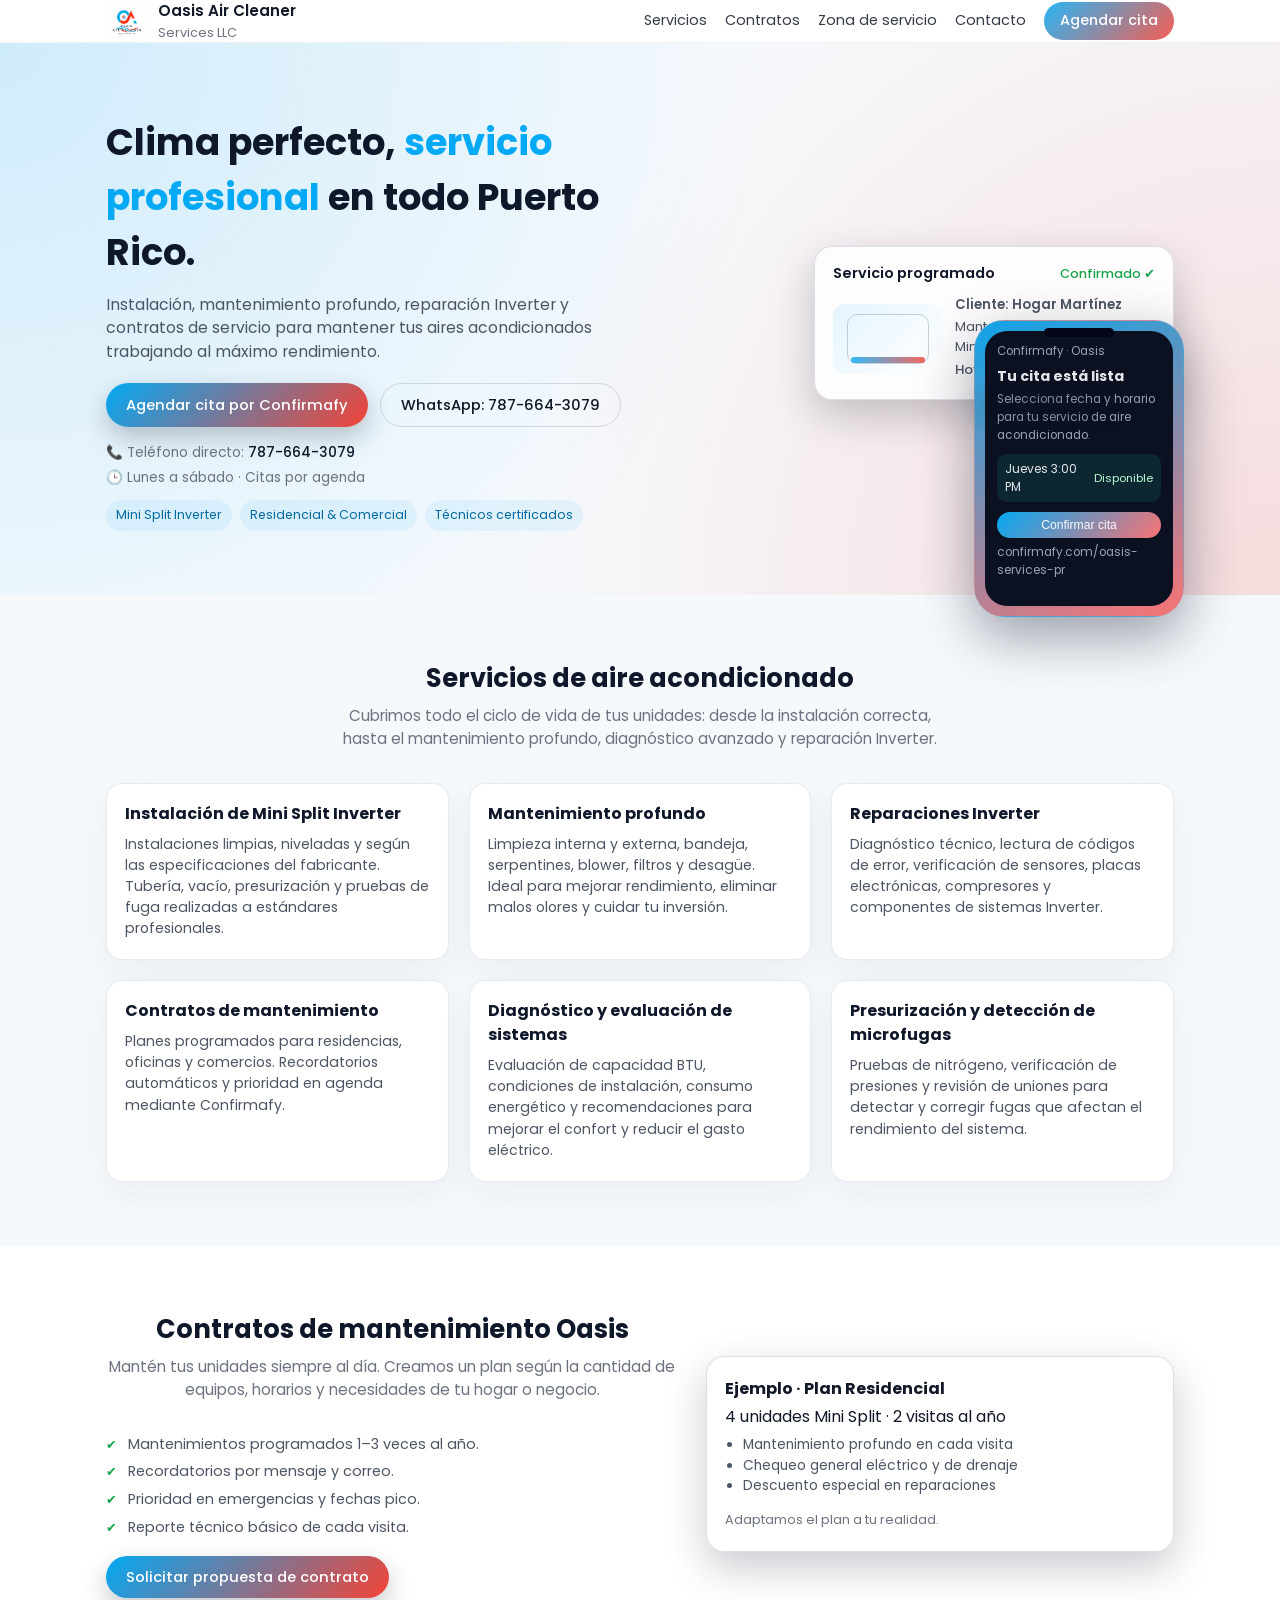
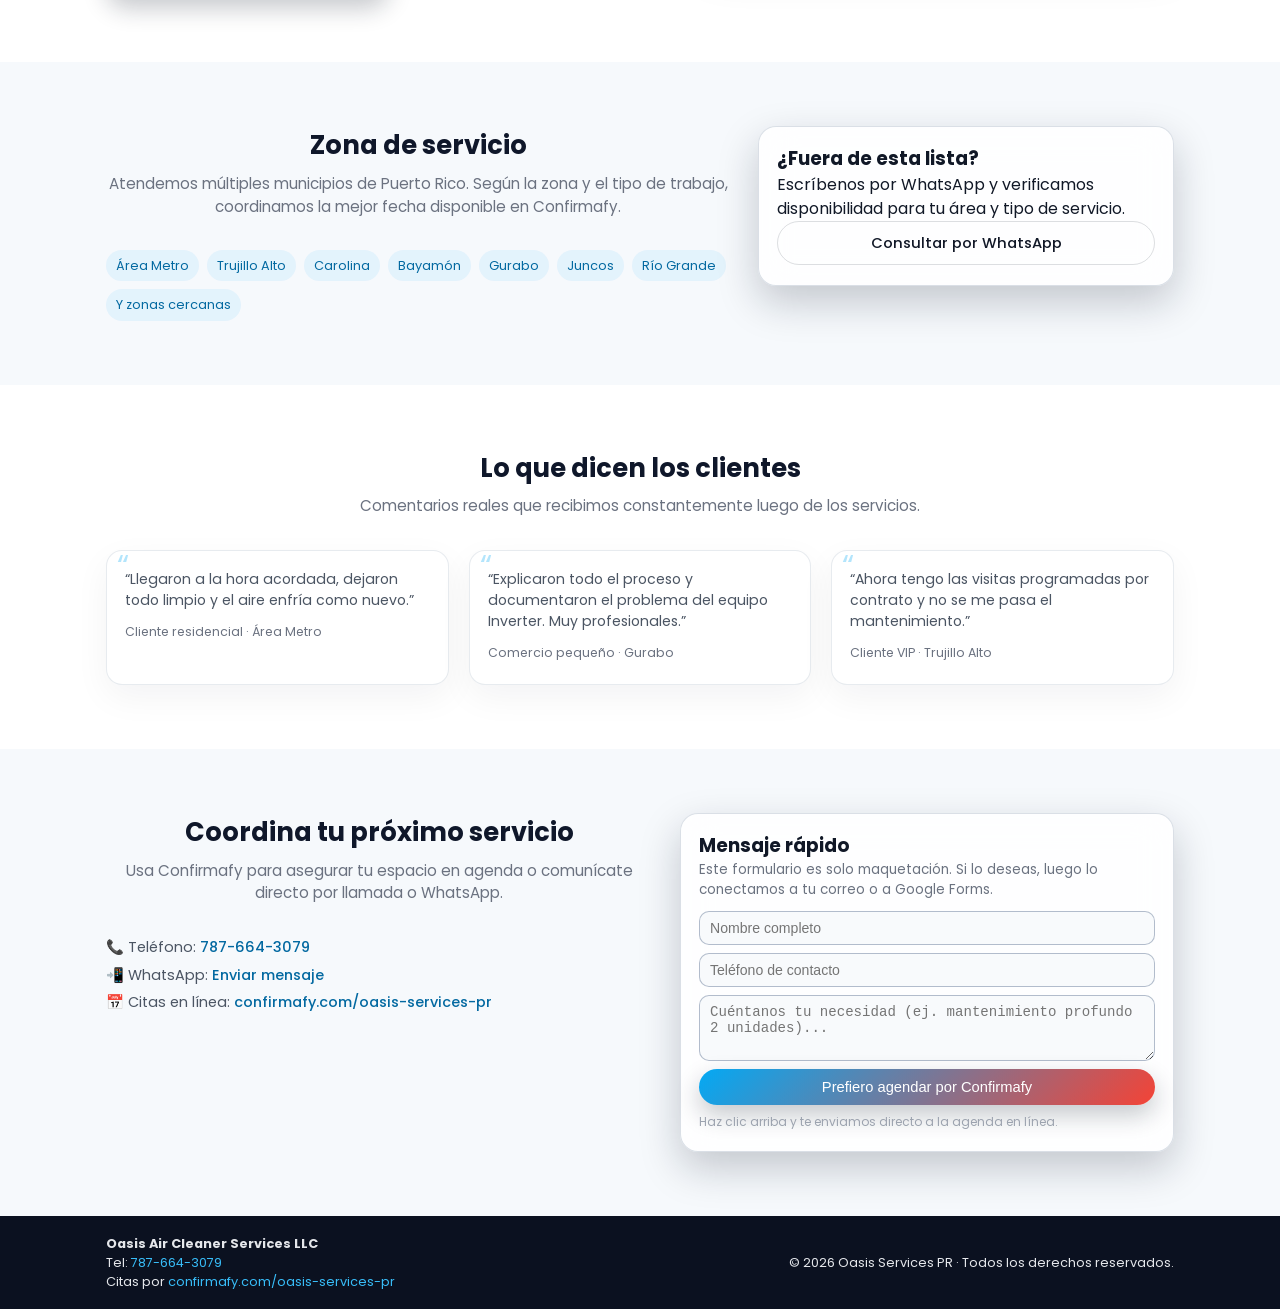
<file: index.html>
<!DOCTYPE html>
<html lang="es">
<head>
  <meta charset="UTF-8" />
  <meta name="viewport" content="width=device-width, initial-scale=1.0" />
  <title>Oasis Air Cleaner Services LLC</title>
  <meta name="description" content="Instalaciones, mantenimientos y reparaciones de aires acondicionados en Puerto Rico. Citas por confirmafy.com/oasis-services-pr" />
  <link rel="stylesheet" href="styles.css?v=1" />
  <link rel="icon" type="image/png" href="assets/logo-oasis.png" />
  <link href="https://fonts.googleapis.com/css2?family=Poppins:wght@300;400;500;600;700&display=swap" rel="stylesheet">
</head>

<body>
  <!-- NAVBAR -->
  <header class="topbar">
    <div class="container row between center-v">
      <div class="brand">
        <img src="assets/logo-oasis.png" alt="Oasis Air Cleaner Services LLC" class="brand-logo">
        <div class="brand-text">
          <span class="brand-name">Oasis Air Cleaner</span>
          <span class="brand-sub">Services LLC</span>
        </div>
      </div>

      <nav class="nav-links">
        <a href="#servicios">Servicios</a>
        <a href="#contratos">Contratos</a>
        <a href="#zona">Zona de servicio</a>
        <a href="#contacto">Contacto</a>
        <a href="https://confirmafy.com/oasis-services-pr" target="_blank" class="btn-nav">Agendar cita</a>
      </nav>
    </div>
  </header>

  <!-- HERO PREMIUM con MOCKUP -->
  <section class="hero" id="inicio">
    <div class="container hero-grid">
      <!-- Texto -->
      <div class="hero-text">
        <h1>Clima perfecto, <span>servicio profesional</span> en todo Puerto Rico.</h1>
        <p class="hero-sub">
          Instalación, mantenimiento profundo, reparación Inverter y contratos de servicio 
          para mantener tus aires acondicionados trabajando al máximo rendimiento.
        </p>

        <div class="hero-cta">
          <a href="https://confirmafy.com/oasis-services-pr" target="_blank" class="btn-primary">
            Agendar cita por Confirmafy
          </a>
          <a href="https://wa.me/17876643079" target="_blank" class="btn-outline">
            WhatsApp: 787-664-3079
          </a>
        </div>

        <div class="hero-meta">
          <span>📞 Teléfono directo: <a href="tel:17876643079">787-664-3079</a></span>
          <span>🕒 Lunes a sábado · Citas por agenda</span>
        </div>

        <div class="hero-badges">
          <span class="badge">Mini Split Inverter</span>
          <span class="badge">Residencial & Comercial</span>
          <span class="badge">Técnicos certificados</span>
        </div>
      </div>

      <!-- MOCKUP -->
      <div class="hero-mockup">
        <!-- Tarjeta “servicio” pared -->
        <div class="ac-card glass">
          <div class="ac-header">
            <span class="ac-title">Servicio programado</span>
            <span class="ac-status">Confirmado ✔</span>
          </div>
          <div class="ac-body">
            <div class="ac-unit"></div>
            <div class="ac-info">
              <p class="ac-client">Cliente: Hogar Martínez</p>
              <p>Mantenimiento profundo · 2× Mini Split 12k BTU</p>
              <p class="ac-time">Hoy · 10:00 AM</p>
            </div>
          </div>
        </div>

        <!-- Mockup de iPhone con Confirmafy -->
        <div class="phone-frame glass">
          <div class="phone-notch"></div>
          <div class="phone-screen">
            <div class="screen-header">
              <span>Confirmafy · Oasis</span>
            </div>
            <div class="screen-body">
              <h3>Tu cita está lista</h3>
              <p>Selecciona fecha y horario para tu servicio de aire acondicionado.</p>
              <div class="screen-slot">
                <span>Jueves 3:00 PM</span>
                <span class="slot-status">Disponible</span>
              </div>
              <button class="screen-btn">Confirmar cita</button>
              <p class="screen-foot">confirmafy.com/oasis-services-pr</p>
            </div>
          </div>
        </div>

        <!-- Glow decorativo -->
        <div class="hero-glow"></div>
      </div>
    </div>
  </section>

  <!-- SECCIÓN SERVICIOS -->
  <section id="servicios" class="section">
    <div class="container">
      <h2>Servicios de aire acondicionado</h2>
      <p class="section-sub">
        Cubrimos todo el ciclo de vida de tus unidades: desde la instalación correcta, hasta el mantenimiento profundo,
        diagnóstico avanzado y reparación Inverter.
      </p>

      <div class="cards-grid">
        <article class="card">
          <h3>Instalación de Mini Split Inverter</h3>
          <p>
            Instalaciones limpias, niveladas y según las especificaciones del fabricante.
            Tubería, vacío, presurización y pruebas de fuga realizadas a estándares profesionales.
          </p>
        </article>

        <article class="card">
          <h3>Mantenimiento profundo</h3>
          <p>
            Limpieza interna y externa, bandeja, serpentines, blower, filtros y desagüe.
            Ideal para mejorar rendimiento, eliminar malos olores y cuidar tu inversión.
          </p>
        </article>

        <article class="card">
          <h3>Reparaciones Inverter</h3>
          <p>
            Diagnóstico técnico, lectura de códigos de error, verificación de sensores, 
            placas electrónicas, compresores y componentes de sistemas Inverter.
          </p>
        </article>

        <article class="card">
          <h3>Contratos de mantenimiento</h3>
          <p>
            Planes programados para residencias, oficinas y comercios.
            Recordatorios automáticos y prioridad en agenda mediante Confirmafy.
          </p>
        </article>

        <article class="card">
          <h3>Diagnóstico y evaluación de sistemas</h3>
          <p>
            Evaluación de capacidad BTU, condiciones de instalación, consumo energético 
            y recomendaciones para mejorar el confort y reducir el gasto eléctrico.
          </p>
        </article>

        <article class="card">
          <h3>Presurización y detección de microfugas</h3>
          <p>
            Pruebas de nitrógeno, verificación de presiones y revisión de uniones 
            para detectar y corregir fugas que afectan el rendimiento del sistema.
          </p>
        </article>
      </div>
    </div>
  </section>

  <!-- CONTRATOS -->
  <section id="contratos" class="section section-alt">
    <div class="container contratos-grid">
      <div>
        <h2>Contratos de mantenimiento Oasis</h2>
        <p class="section-sub">
          Mantén tus unidades siempre al día. Creamos un plan según la cantidad de equipos, horarios
          y necesidades de tu hogar o negocio.
        </p>

        <ul class="check-list">
          <li>Mantenimientos programados 1–3 veces al año.</li>
          <li>Recordatorios por mensaje y correo.</li>
          <li>Prioridad en emergencias y fechas pico.</li>
          <li>Reporte técnico básico de cada visita.</li>
        </ul>

        <a href="https://wa.me/17876643079" target="_blank" class="btn-primary">
          Solicitar propuesta de contrato
        </a>
      </div>

      <div class="contrato-card glass">
        <h3>Ejemplo · Plan Residencial</h3>
        <p>4 unidades Mini Split · 2 visitas al año</p>
        <ul class="mini-list">
          <li>Mantenimiento profundo en cada visita</li>
          <li>Chequeo general eléctrico y de drenaje</li>
          <li>Descuento especial en reparaciones</li>
        </ul>
        <span class="tag-note">Adaptamos el plan a tu realidad.</span>
      </div>
    </div>
  </section>

  <!-- ZONA DE SERVICIO -->
  <section id="zona" class="section">
    <div class="container zona-grid">
      <div>
        <h2>Zona de servicio</h2>
        <p class="section-sub">
          Atendemos múltiples municipios de Puerto Rico. Según la zona y el tipo de trabajo, 
          coordinamos la mejor fecha disponible en Confirmafy.
        </p>

        <div class="chips">
          <span class="chip">Área Metro</span>
          <span class="chip">Trujillo Alto</span>
          <span class="chip">Carolina</span>
          <span class="chip">Bayamón</span>
          <span class="chip">Gurabo</span>
          <span class="chip">Juncos</span>
          <span class="chip">Río Grande</span>
          <span class="chip">Y zonas cercanas</span>
        </div>
      </div>

      <div class="zona-card glass">
        <h3>¿Fuera de esta lista?</h3>
        <p>
          Escríbenos por WhatsApp y verificamos disponibilidad para tu área y tipo de servicio.
        </p>
        <a href="https://wa.me/17876643079" target="_blank" class="btn-outline full">
          Consultar por WhatsApp
        </a>
      </div>
    </div>
  </section>

  <!-- TESTIMONIOS / SELLITO -->
  <section class="section section-alt">
    <div class="container">
      <h2>Lo que dicen los clientes</h2>
      <p class="section-sub">
        Comentarios reales que recibimos constantemente luego de los servicios.
      </p>

      <div class="cards-grid testimonios-grid">
        <article class="card">
          <p class="quote">“Llegaron a la hora acordada, dejaron todo limpio y el aire enfría como nuevo.”</p>
          <span class="quote-name">Cliente residencial · Área Metro</span>
        </article>

        <article class="card">
          <p class="quote">“Explicaron todo el proceso y documentaron el problema del equipo Inverter. Muy profesionales.”</p>
          <span class="quote-name">Comercio pequeño · Gurabo</span>
        </article>

        <article class="card">
          <p class="quote">“Ahora tengo las visitas programadas por contrato y no se me pasa el mantenimiento.”</p>
          <span class="quote-name">Cliente VIP · Trujillo Alto</span>
        </article>
      </div>
    </div>
  </section>

  <!-- CONTACTO -->
  <section id="contacto" class="section">
    <div class="container contacto-grid">
      <div>
        <h2>Coordina tu próximo servicio</h2>
        <p class="section-sub">
          Usa Confirmafy para asegurar tu espacio en agenda o comunícate directo por llamada o WhatsApp.
        </p>

        <ul class="contact-list">
          <li>📞 Teléfono: <a href="tel:17876643079">787-664-3079</a></li>
          <li>📲 WhatsApp: <a href="https://wa.me/17876643079" target="_blank">Enviar mensaje</a></li>
          <li>📅 Citas en línea: <a href="https://confirmafy.com/oasis-services-pr" target="_blank">confirmafy.com/oasis-services-pr</a></li>
        </ul>
      </div>

      <div class="contact-box glass">
        <h3>Mensaje rápido</h3>
        <p>Este formulario es solo maquetación. Si lo deseas, luego lo conectamos a tu correo o a Google Forms.</p>
        <form>
          <input type="text" placeholder="Nombre completo" required>
          <input type="tel" placeholder="Teléfono de contacto" required>
          <textarea rows="3" placeholder="Cuéntanos tu necesidad (ej. mantenimiento profundo 2 unidades)..."></textarea>
          <button type="button" class="btn-primary full">Prefiero agendar por Confirmafy</button>
          <small>Haz clic arriba y te enviamos directo a la agenda en línea.</small>
        </form>
      </div>
    </div>
  </section>

  <!-- FOOTER -->
  <footer class="footer">
    <div class="container footer-grid">
      <div>
        <strong>Oasis Air Cleaner Services LLC</strong><br>
        Tel: <a href="tel:17876643079">787-664-3079</a><br>
        Citas por <a href="https://confirmafy.com/oasis-services-pr" target="_blank">confirmafy.com/oasis-services-pr</a>
      </div>
      <div class="footer-right">
        <span>© <span id="year"></span> Oasis Services PR · Todos los derechos reservados.</span>
      </div>
    </div>
  </footer>

  <script>
    // Año dinámico
    document.getElementById('year').textContent = new Date().getFullYear();
  </script>
</body>
</html>
</file>
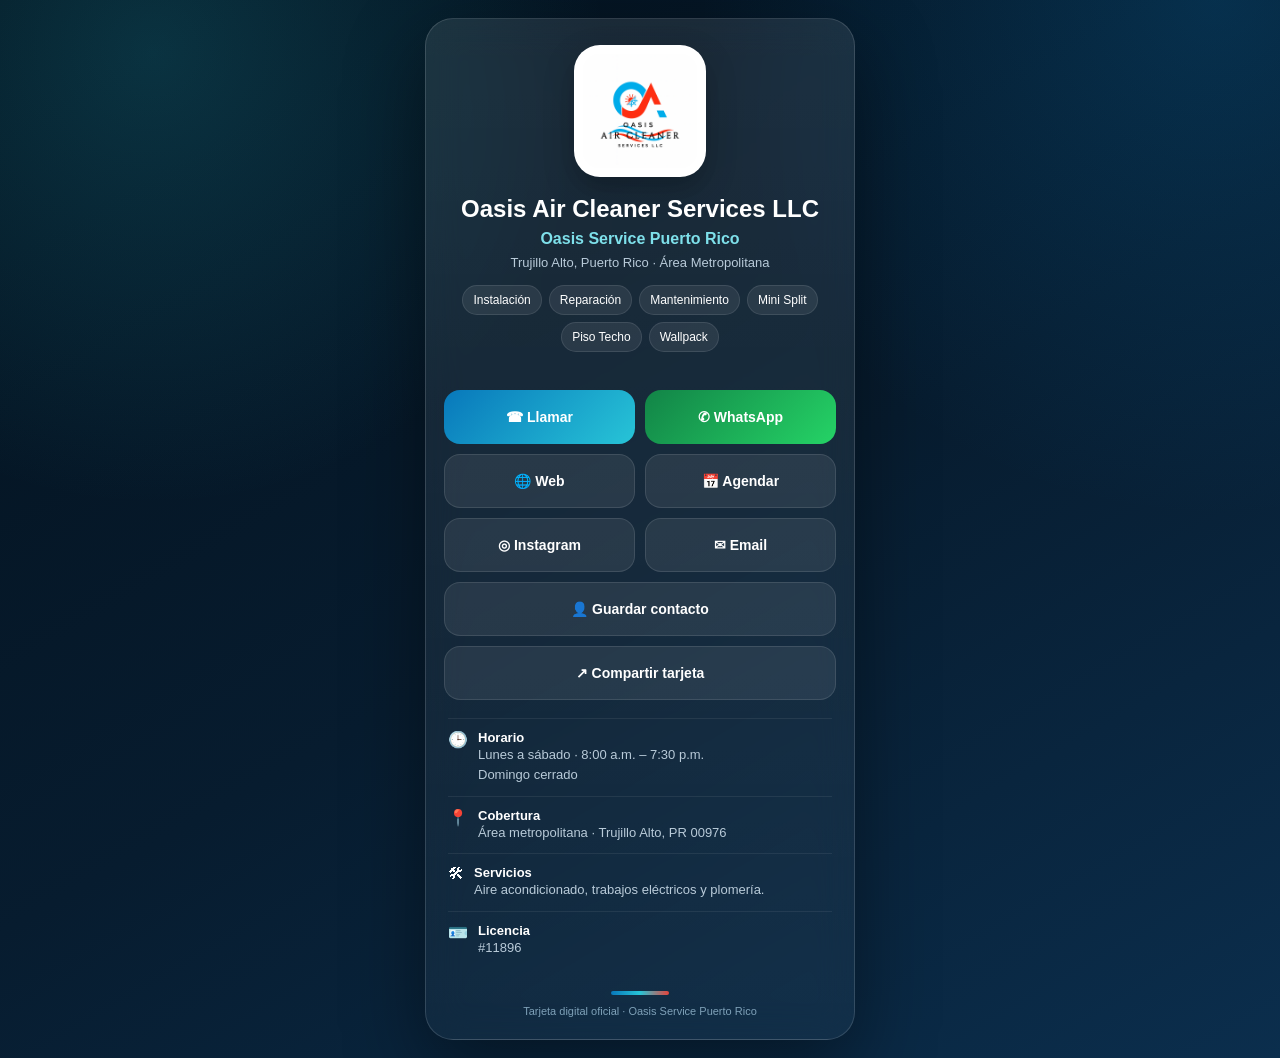
<file: tarjeta/index.html>
<!doctype html>
<html lang="es">
<head>
<meta charset="utf-8">
<meta name="viewport" content="width=device-width,initial-scale=1,viewport-fit=cover">
<meta name="theme-color" content="#071c2f">
<title>Oasis Service Puerto Rico | Tarjeta Digital</title>
<meta name="description" content="Tarjeta digital oficial de Oasis Air Cleaner Services LLC. Instalación, reparación y mantenimiento de aire acondicionado en Puerto Rico.">
<style>
:root{--bg:#03111d;--navy:#071c2f;--blue:#0878bb;--cyan:#27c4d7;--muted:#b9cbd9}
*{box-sizing:border-box}html,body{margin:0;min-height:100%;font-family:-apple-system,BlinkMacSystemFont,"Segoe UI",Roboto,Arial,sans-serif}
body{display:grid;place-items:center;padding:18px;color:#fff;background:radial-gradient(circle at 12% 5%,rgba(39,196,215,.18),transparent 30%),radial-gradient(circle at 95% 0%,rgba(8,120,187,.24),transparent 32%),linear-gradient(150deg,#03111d,#071c2f 52%,#0b2e4d)}
.card{width:min(100%,430px);border:1px solid rgba(255,255,255,.14);border-radius:28px;overflow:hidden;background:linear-gradient(180deg,rgba(255,255,255,.09),rgba(255,255,255,.035));box-shadow:0 28px 80px rgba(0,0,0,.42);backdrop-filter:blur(18px)}
.hero{text-align:center;padding:26px 22px 20px}.logo{width:132px;height:132px;object-fit:contain;background:#fff;border-radius:26px;padding:9px;box-shadow:0 12px 30px rgba(0,0,0,.26)}
h1{font-size:24px;line-height:1.12;margin:15px 0 0}.sub{margin-top:7px;color:#7ee0ea;font-weight:800}.meta{margin-top:7px;color:var(--muted);font-size:13px}
.tags{display:flex;flex-wrap:wrap;justify-content:center;gap:7px;margin-top:15px}.tag{font-size:12px;padding:7px 10px;border-radius:999px;background:rgba(255,255,255,.08);border:1px solid rgba(255,255,255,.1)}
.actions{display:grid;grid-template-columns:1fr 1fr;gap:10px;padding:18px}.btn{min-height:54px;border-radius:16px;padding:11px 9px;display:flex;align-items:center;justify-content:center;gap:8px;text-decoration:none;color:#fff;font-weight:800;font-size:14px;border:1px solid rgba(255,255,255,.11);background:rgba(255,255,255,.08);cursor:pointer}.primary{background:linear-gradient(135deg,#0878bb,#27c4d7);border:0}.wa{background:linear-gradient(135deg,#128447,#25d366);border:0}.full{grid-column:1/-1}.btn:active{transform:scale(.98)}
.info{padding:0 22px 22px}.row{display:flex;gap:10px;padding:11px 0;border-top:1px solid rgba(255,255,255,.07)}.row b{display:block;font-size:13px}.row span{font-size:13px;color:var(--muted);line-height:1.45}
.foot{text-align:center;padding:0 18px 22px;color:#7fa1b8;font-size:11px}.line{width:58px;height:4px;border-radius:4px;background:linear-gradient(90deg,#0878bb,#27c4d7,#e6433b);margin:0 auto 10px}
@media(max-width:360px){.actions{grid-template-columns:1fr}.full{grid-column:auto}}
</style>
</head>
<body>
<main class="card">
<section class="hero">
<img class="logo" src="../assets/logo-oasis.png" alt="Logo oficial Oasis Services LLC">
<h1>Oasis Air Cleaner Services LLC</h1>
<div class="sub">Oasis Service Puerto Rico</div>
<div class="meta">Trujillo Alto, Puerto Rico · Área Metropolitana</div>
<div class="tags"><span class="tag">Instalación</span><span class="tag">Reparación</span><span class="tag">Mantenimiento</span><span class="tag">Mini Split</span><span class="tag">Piso Techo</span><span class="tag">Wallpack</span></div>
</section>
<section class="actions">
<a class="btn primary" href="tel:+17876643079">☎ Llamar</a>
<a class="btn wa" href="https://wa.me/17876643079" target="_blank" rel="noopener">✆ WhatsApp</a>
<a class="btn" href="https://oasisservicepr.com" target="_blank" rel="noopener">🌐 Web</a>
<a class="btn" href="https://confirmafy.com/oasis-services-pr" target="_blank" rel="noopener">📅 Agendar</a>
<a class="btn" href="https://www.instagram.com/oasis_services_llc/" target="_blank" rel="noopener">◎ Instagram</a>
<a class="btn" href="mailto:info@oasisservicepr.com">✉ Email</a>
<button class="btn full" onclick="saveContact()">👤 Guardar contacto</button>
<button class="btn full" onclick="shareCard()">↗ Compartir tarjeta</button>
</section>
<section class="info">
<div class="row"><div>🕒</div><div><b>Horario</b><span>Lunes a sábado · 8:00 a.m. – 7:30 p.m.<br>Domingo cerrado</span></div></div>
<div class="row"><div>📍</div><div><b>Cobertura</b><span>Área metropolitana · Trujillo Alto, PR 00976</span></div></div>
<div class="row"><div>🛠</div><div><b>Servicios</b><span>Aire acondicionado, trabajos eléctricos y plomería.</span></div></div>
<div class="row"><div>🪪</div><div><b>Licencia</b><span>#11896</span></div></div>
</section>
<footer class="foot"><div class="line"></div>Tarjeta digital oficial · Oasis Service Puerto Rico</footer>
</main>
<script>
function saveContact(){const v=["BEGIN:VCARD","VERSION:3.0","FN:Oasis Air Cleaner Services LLC","ORG:Oasis Air Cleaner Services LLC","TEL;TYPE=WORK,VOICE:+17876643079","EMAIL;TYPE=WORK:info@oasisservicepr.com","URL:https://oasisservicepr.com","ADR;TYPE=WORK:;;Trujillo Alto;PR;00976;Puerto Rico","NOTE:Instalación, reparación y mantenimiento de aire acondicionado. Licencia #11896.","END:VCARD"].join("\r\n");const b=new Blob([v],{type:"text/vcard;charset=utf-8"}),u=URL.createObjectURL(b),a=document.createElement("a");a.href=u;a.download="Oasis_Service_Puerto_Rico.vcf";document.body.appendChild(a);a.click();a.remove();URL.revokeObjectURL(u)}
async function shareCard(){const d={title:"Oasis Service Puerto Rico",text:"Oasis Air Cleaner Services LLC · Instalación, reparación y mantenimiento.",url:location.href};if(navigator.share){try{await navigator.share(d)}catch(e){}}else{await navigator.clipboard.writeText(location.href);alert("Enlace copiado.")}}
</script>
</body>
</html>
</file>
<file: styles.css>
/* ==================== BASE ==================== */
*,
*::before,
*::after {
  box-sizing: border-box;
  margin: 0;
  padding: 0;
}

body {
  font-family: "Poppins", system-ui, -apple-system, BlinkMacSystemFont, sans-serif;
  background: #f6f9fc;
  color: #111827;
  line-height: 1.5;
}

a {
  color: inherit;
  text-decoration: none;
}

img {
  max-width: 100%;
  display: block;
}

/* ==================== LAYOUT ==================== */
.container {
  width: 100%;
  max-width: 1100px;
  margin: 0 auto;
  padding: 0 16px;
}

.row {
  display: flex;
}

.between {
  justify-content: space-between;
}

.center-v {
  align-items: center;
}

/* ==================== TOPBAR ==================== */
.topbar {
  position: sticky;
  top: 0;
  z-index: 20;
  background: rgba(255, 255, 255, 0.95);
  backdrop-filter: blur(14px);
  border-bottom: 1px solid rgba(15, 23, 42, 0.06);
}

.brand {
  display: flex;
  align-items: center;
  gap: 10px;
}

.brand-logo {
  width: 42px;
  height: 42px;
  object-fit: contain;
}

.brand-text {
  display: flex;
  flex-direction: column;
}

.brand-name {
  font-weight: 600;
  font-size: 0.95rem;
}

.brand-sub {
  font-weight: 400;
  font-size: 0.8rem;
  color: #6b7280;
}

.nav-links {
  display: flex;
  gap: 18px;
  align-items: center;
  font-size: 0.9rem;
}

.nav-links a {
  color: #111827;
  opacity: 0.85;
  transition: opacity 0.2s ease, transform 0.2s ease;
}

.nav-links a:hover {
  opacity: 1;
  transform: translateY(-1px);
}

.btn-nav {
  padding: 8px 16px;
  border-radius: 999px;
  background: linear-gradient(135deg, #03a9f4, #f44336);
  color: #fff !important;
  font-weight: 500;
}

/* ==================== HERO ==================== */
.hero {
  padding: 72px 0 64px;
  background:
    radial-gradient(circle at top left, rgba(3, 169, 244, 0.16), transparent 55%),
    radial-gradient(circle at bottom right, rgba(244, 67, 54, 0.16), transparent 55%),
    #f6f9fc;
}

.hero-grid {
  display: grid;
  grid-template-columns: minmax(0, 1.1fr) minmax(0, 1fr);
  gap: 40px;
  align-items: center;
}

.hero-text h1 {
  font-size: 2.3rem;
  font-weight: 700;
  margin-bottom: 12px;
  color: #0f172a;
}

.hero-text h1 span {
  color: #03a9f4;
}

.hero-sub {
  font-size: 0.98rem;
  color: #4b5563;
  max-width: 520px;
  margin-bottom: 20px;
}

.hero-cta {
  display: flex;
  flex-wrap: wrap;
  gap: 12px;
  margin-bottom: 16px;
}

/* BOTONES */
.btn-primary,
.btn-outline {
  display: inline-flex;
  align-items: center;
  justify-content: center;
  gap: 6px;
  padding: 10px 20px;
  border-radius: 999px;
  font-size: 0.92rem;
  font-weight: 500;
  cursor: pointer;
  transition: transform 0.15s ease, box-shadow 0.15s ease, background 0.15s ease, color 0.15s ease;
  border: none;
}

.btn-primary {
  background: linear-gradient(135deg, #03a9f4, #f44336);
  color: #fff;
  box-shadow: 0 10px 25px rgba(15, 23, 42, 0.24);
}

.btn-primary:hover {
  transform: translateY(-1px);
  box-shadow: 0 14px 30px rgba(15, 23, 42, 0.3);
}

.btn-outline {
  background: transparent;
  border: 1px solid rgba(15, 23, 42, 0.14);
  color: #111827;
}

.btn-outline:hover {
  background: rgba(15, 23, 42, 0.03);
}

/* Hero meta */
.hero-meta {
  display: flex;
  flex-direction: column;
  gap: 4px;
  font-size: 0.85rem;
  color: #6b7280;
  margin-bottom: 12px;
}

.hero-meta a {
  color: #0f172a;
  font-weight: 500;
}

.hero-badges {
  display: flex;
  flex-wrap: wrap;
  gap: 8px;
}

.badge {
  font-size: 0.78rem;
  padding: 6px 10px;
  border-radius: 999px;
  background: rgba(3, 169, 244, 0.08);
  color: #0369a1;
}

/* ==================== HERO MOCKUP ==================== */
.hero-mockup {
  position: relative;
  display: flex;
  flex-direction: column;
  align-items: flex-end;
  gap: 16px;
}

/* Glass effect base */
.glass {
  background: rgba(255, 255, 255, 0.85);
  backdrop-filter: blur(18px);
  border-radius: 18px;
  box-shadow: 0 16px 40px rgba(15, 23, 42, 0.22);
  border: 1px solid rgba(148, 163, 184, 0.35);
}

/* Tarjeta AC */
.ac-card {
  width: 100%;
  max-width: 360px;
  padding: 16px 18px;
}

.ac-header {
  display: flex;
  justify-content: space-between;
  align-items: center;
  margin-bottom: 10px;
}

.ac-title {
  font-size: 0.9rem;
  font-weight: 600;
  color: #0f172a;
}

.ac-status {
  font-size: 0.8rem;
  color: #16a34a;
  font-weight: 500;
}

.ac-body {
  display: grid;
  grid-template-columns: 110px 1fr;
  gap: 12px;
  align-items: center;
}

.ac-unit {
  height: 70px;
  border-radius: 12px;
  background:
    linear-gradient(135deg, #e5f4ff, #ffffff);
  position: relative;
  overflow: hidden;
}

.ac-unit::before {
  content: "";
  position: absolute;
  inset: 10px 14px;
  border-radius: 10px;
  border: 1px solid rgba(148, 163, 184, 0.5);
}

.ac-unit::after {
  content: "";
  position: absolute;
  bottom: 11px;
  left: 18px;
  right: 18px;
  height: 6px;
  border-radius: 999px;
  background: linear-gradient(90deg, #03a9f4, #f44336);
  opacity: 0.8;
}

.ac-info p {
  font-size: 0.82rem;
  color: #4b5563;
  margin-bottom: 3px;
}

.ac-client {
  font-weight: 600;
  color: #0f172a;
}

.ac-time {
  font-size: 0.8rem;
  color: #0369a1;
  font-weight: 500;
}

/* Phone mockup */
.phone-frame {
  position: absolute;
  top: 74px;
  right: -10px;
  width: 210px;
  padding: 10px;
  border-radius: 30px;
  background: linear-gradient(155deg, #0ea5e9, #f97373);
  box-shadow: 0 20px 55px rgba(15, 23, 42, 0.4);
}

.phone-screen {
  background: #0b1120;
  border-radius: 22px;
  padding: 12px 12px 16px;
  color: #e5e7eb;
  position: relative;
}

.phone-notch {
  position: absolute;
  top: 7px;
  left: 50%;
  transform: translateX(-50%);
  width: 70px;
  height: 9px;
  border-radius: 12px;
  background: #020617;
  z-index: 3;
}

.screen-header {
  font-size: 0.72rem;
  color: #9ca3af;
  margin-bottom: 6px;
}

.screen-body h3 {
  font-size: 0.88rem;
  margin-bottom: 4px;
}

.screen-body p {
  font-size: 0.74rem;
  color: #9ca3af;
  margin-bottom: 10px;
}

.screen-slot {
  display: flex;
  justify-content: space-between;
  align-items: center;
  font-size: 0.75rem;
  padding: 6px 8px;
  border-radius: 10px;
  background: rgba(15, 118, 110, 0.22);
  color: #e5e7eb;
  margin-bottom: 10px;
}

.slot-status {
  font-size: 0.7rem;
  color: #bbf7d0;
}

.screen-btn {
  width: 100%;
  border: none;
  border-radius: 999px;
  padding: 6px 10px;
  margin-bottom: 6px;
  font-size: 0.76rem;
  font-weight: 500;
  cursor: pointer;
  background: linear-gradient(135deg, #03a9f4, #f97373);
  color: #f9fafb;
}

.screen-foot {
  font-size: 0.68rem;
  color: #9ca3af;
}

/* Glow decorativo */
.hero-glow {
  position: absolute;
  bottom: -26px;
  right: 0;
  width: 260px;
  height: 40px;
  background: radial-gradient(circle, rgba(15, 23, 42, 0.23), transparent 60%);
  filter: blur(6px);
  opacity: 0.9;
}

/* ==================== SECCIONES GENERALES ==================== */
.section {
  padding: 64px 0;
}

.section-alt {
  background: #ffffff;
}

.section h2 {
  font-size: 1.6rem;
  margin-bottom: 8px;
  text-align: center;
  color: #0f172a;
}

.section-sub {
  text-align: center;
  color: #6b7280;
  font-size: 0.95rem;
  max-width: 620px;
  margin: 0 auto 32px;
}

/* Cards grid */
.cards-grid {
  display: grid;
  grid-template-columns: repeat(3, minmax(0, 1fr));
  gap: 20px;
}

.card {
  background: #ffffff;
  border-radius: 16px;
  padding: 18px 18px 20px;
  box-shadow: 0 12px 35px rgba(15, 23, 42, 0.05);
  border: 1px solid rgba(148, 163, 184, 0.22);
}

.card h3 {
  font-size: 1rem;
  margin-bottom: 8px;
  color: #0f172a;
}

.card p {
  font-size: 0.88rem;
  color: #4b5563;
}

/* Contratos */
.contratos-grid {
  display: grid;
  grid-template-columns: minmax(0, 1.1fr) minmax(0, 0.9fr);
  gap: 28px;
  align-items: center;
}

.check-list {
  list-style: none;
  margin: 0 0 18px;
  padding: 0;
}

.check-list li {
  position: relative;
  padding-left: 22px;
  margin-bottom: 6px;
  font-size: 0.9rem;
  color: #4b5563;
}

.check-list li::before {
  content: "✔";
  position: absolute;
  left: 0;
  top: 1px;
  font-size: 0.8rem;
  color: #16a34a;
}

.contrato-card {
  padding: 20px 18px;
}

.contrato-card h3 {
  font-size: 1rem;
  margin-bottom: 4px;
}

.mini-list {
  list-style: disc;
  padding-left: 18px;
  font-size: 0.86rem;
  color: #4b5563;
  margin: 6px 0 10px;
}

.tag-note {
  font-size: 0.8rem;
  color: #6b7280;
}

/* Zona */
.zona-grid {
  display: grid;
  grid-template-columns: minmax(0, 1.2fr) minmax(0, 0.8fr);
  gap: 28px;
  align-items: flex-start;
}

.chips {
  display: flex;
  flex-wrap: wrap;
  gap: 8px;
  margin-top: 10px;
}

.chip {
  padding: 6px 10px;
  border-radius: 999px;
  background: rgba(3, 169, 244, 0.08);
  font-size: 0.8rem;
  color: #0369a1;
}

.zona-card {
  padding: 18px 18px 20px;
}

/* Testimonios */
.testimonios-grid .card {
  position: relative;
}

.quote {
  font-size: 0.9rem;
  color: #374151;
  margin-bottom: 8px;
}

.quote::before {
  content: "“";
  font-size: 2rem;
  color: rgba(3, 169, 244, 0.3);
  position: absolute;
  top: -8px;
  left: 10px;
}

.quote-name {
  font-size: 0.78rem;
  color: #6b7280;
}

/* Contacto */
.contacto-grid {
  display: grid;
  grid-template-columns: minmax(0, 1.05fr) minmax(0, 0.95fr);
  gap: 28px;
  align-items: flex-start;
}

.contact-list {
  list-style: none;
  margin-top: 10px;
}

.contact-list li {
  margin-bottom: 6px;
  font-size: 0.9rem;
  color: #4b5563;
}

.contact-list a {
  color: #0369a1;
  font-weight: 500;
}

.contact-box {
  padding: 18px 18px 20px;
}

.contact-box p {
  font-size: 0.84rem;
  color: #6b7280;
  margin-bottom: 10px;
}

.contact-box form {
  display: flex;
  flex-direction: column;
  gap: 8px;
}

.contact-box input,
.contact-box textarea {
  border-radius: 10px;
  border: 1px solid rgba(148, 163, 184, 0.7);
  padding: 8px 10px;
  font-size: 0.88rem;
  outline: none;
  background: rgba(248, 250, 252, 0.92);
}

.contact-box input:focus,
.contact-box textarea:focus {
  border-color: #03a9f4;
  box-shadow: 0 0 0 1px rgba(3, 169, 244, 0.35);
}

.btn-primary.full,
.btn-outline.full {
  width: 100%;
}

.contact-box small {
  font-size: 0.75rem;
  color: #9ca3af;
}

/* ==================== FOOTER ==================== */
.footer {
  background: #0b1120;
  color: #e5e7eb;
  padding: 18px 0;
  font-size: 0.8rem;
}

.footer-grid {
  display: flex;
  justify-content: space-between;
  align-items: center;
  gap: 14px;
}

.footer a {
  color: #38bdf8;
}

/* ==================== RESPONSIVE ==================== */
@media (max-width: 960px) {
  .hero-grid {
    grid-template-columns: minmax(0, 1fr);
  }

  .hero-mockup {
    align-items: center;
  }

  .phone-frame {
    position: relative;
    top: 0;
    right: 0;
    margin-top: 10px;
  }

  .hero-text h1 {
    font-size: 2rem;
  }

  .cards-grid {
    grid-template-columns: repeat(2, minmax(0, 1fr));
  }

  .contratos-grid,
  .zona-grid,
  .contacto-grid {
    grid-template-columns: minmax(0, 1fr);
  }

  .nav-links {
    display: none; /* versión simple; si quieres menú móvil lo añadimos luego */
  }
}

@media (max-width: 640px) {
  .cards-grid {
    grid-template-columns: minmax(0, 1fr);
  }

  .section {
    padding: 48px 0;
  }

  .hero {
    padding-top: 56px;
  }

  .footer-grid {
    flex-direction: column;
    align-items: flex-start;
  }
}
</file>
